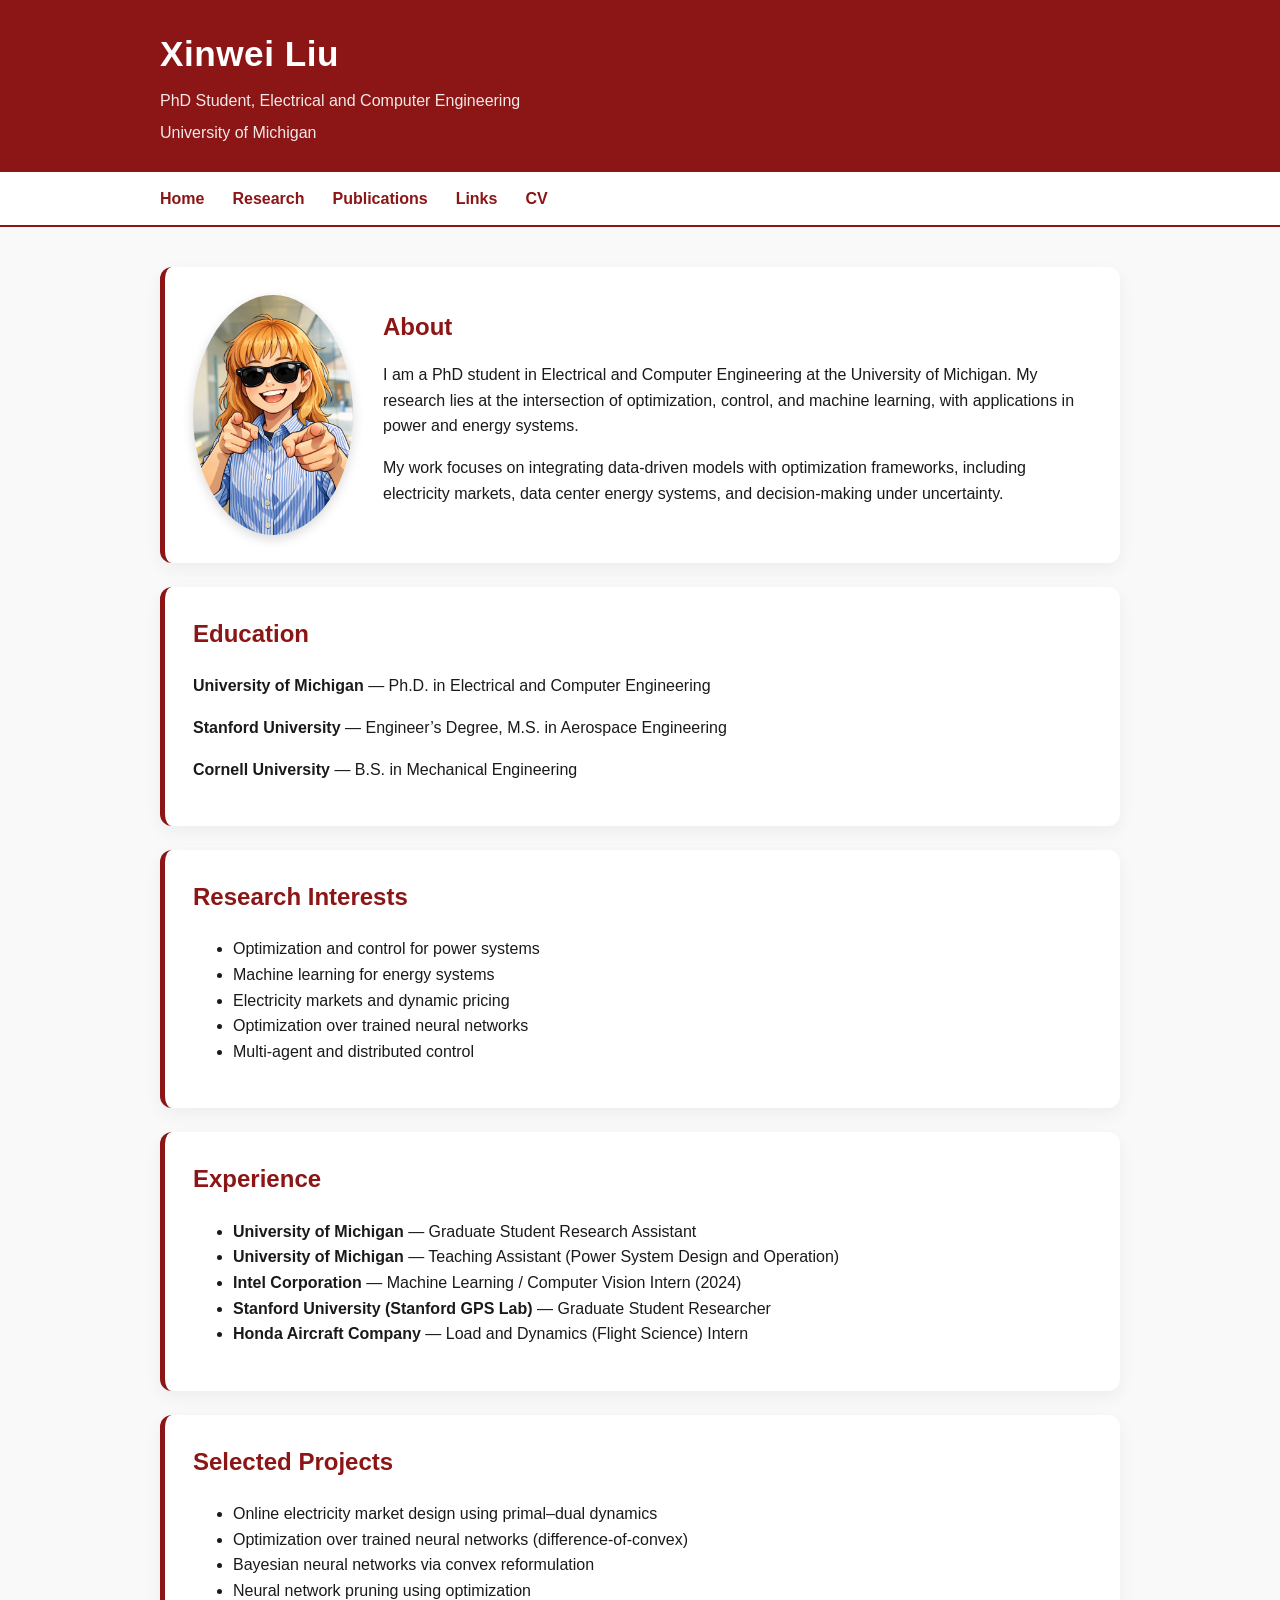
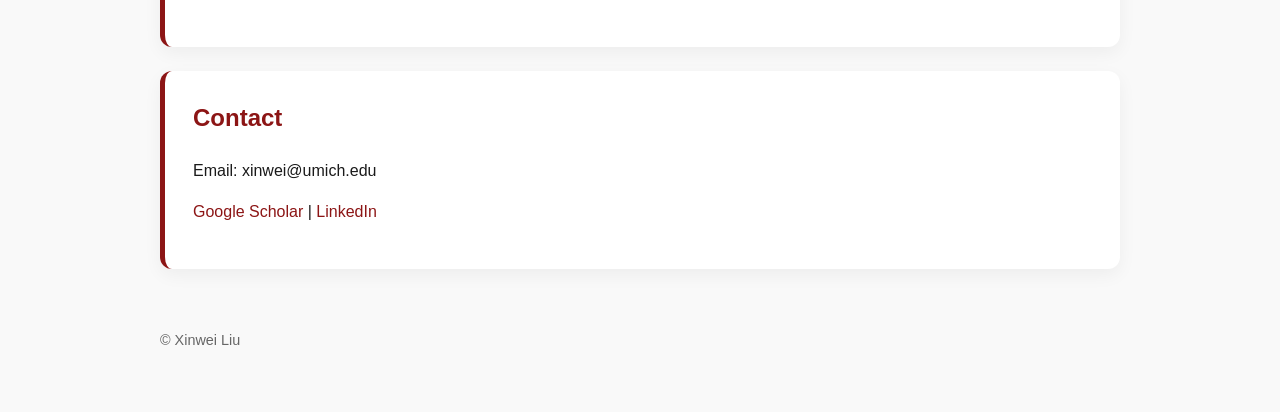
<file: index.html>
<!DOCTYPE html>
<html lang="en">
<head>
  <meta charset="UTF-8">
  <meta name="viewport" content="width=device-width, initial-scale=1.0">
  <title>Xinwei Liu</title>
  <link rel="stylesheet" href="style.css">
</head>
<body>

<header>
  <div class="header-inner">
    <h1 style="letter-spacing:0.5px;">Xinwei Liu</h1>
    <p>PhD Student, Electrical and Computer Engineering</p>
    <p>University of Michigan</p>
  </div>
</header>

<nav>
  <div class="nav">
    <a href="index.html">Home</a>
    <a href="research.html">Research</a>
    <a href="publications.html">Publications</a>
    <a href="links.html">Links</a>
    <a href="Resume.pdf" target="_blank">CV</a>
  </div>
</nav>

<main class="container">

  <section class="card">
    <div style="display:flex; align-items:center; gap:30px; flex-wrap:wrap;">

      <img src="profile.png"
           style="width:160px; border-radius:50%; flex-shrink:0; box-shadow: 0 4px 12px rgba(0,0,0,0.15);">

      <div style="flex:1;">
        <h2 style="margin-top:0; margin-bottom:10px;">About</h2>

        <p>
          I am a PhD student in Electrical and Computer Engineering at the University of Michigan.
          My research lies at the intersection of optimization, control, and machine learning,
          with applications in power and energy systems.
        </p>

        <p>
          My work focuses on integrating data-driven models with optimization frameworks,
          including electricity markets, data center energy systems, and decision-making
          under uncertainty.
        </p>
      </div>

    </div>
  </section>

  <section class="card">
    <h2>Education</h2>

    <p>
      <strong>University of Michigan</strong> — Ph.D. in Electrical and Computer Engineering
    </p>

    <p>
      <strong>Stanford University</strong> — Engineer’s Degree, M.S. in Aerospace Engineering
    </p>

    <p>
      <strong>Cornell University</strong> — B.S. in Mechanical Engineering
    </p>
  </section>

  <section class="card">
    <h2>Research Interests</h2>
    <ul>
      <li>Optimization and control for power systems</li>
      <li>Machine learning for energy systems</li>
      <li>Electricity markets and dynamic pricing</li>
      <li>Optimization over trained neural networks</li>
      <li>Multi-agent and distributed control</li>
    </ul>
  </section>

  <section class="card">
    <h2>Experience</h2>
    <ul>
      <li>
        <strong>University of Michigan</strong> — Graduate Student Research Assistant
      </li>
      <li>
        <strong>University of Michigan</strong> — Teaching Assistant (Power System Design and Operation)
      </li>
      <li>
        <strong>Intel Corporation</strong> — Machine Learning / Computer Vision Intern (2024)
      </li>
      <li>
        <strong>Stanford University (Stanford GPS Lab)</strong> — Graduate Student Researcher
      </li>
      <li>
        <strong>Honda Aircraft Company</strong> — Load and Dynamics (Flight Science) Intern
      </li>
    </ul>
  </section>

  <section class="card">
    <h2>Selected Projects</h2>
    <ul>
      <li>Online electricity market design using primal–dual dynamics</li>
      <li>Optimization over trained neural networks (difference-of-convex)</li>
      <li>Bayesian neural networks via convex reformulation</li>
      <li>Neural network pruning using optimization</li>
    </ul>
  </section>

  <section class="card">
    <h2>Contact</h2>
    <p>Email: xinwei@umich.edu</p>
    <p>
      <a href="https://scholar.google.com/citations?user=s6lpsX4AAAAJ&hl=en" target="_blank">Google Scholar</a> |
      <a href="https://www.linkedin.com/in/xinwei-liu-632373136/" target="_blank">LinkedIn</a>
    </p>
  </section>

</main>

<footer>
  © Xinwei Liu
</footer>

</body>
</html>
</file>
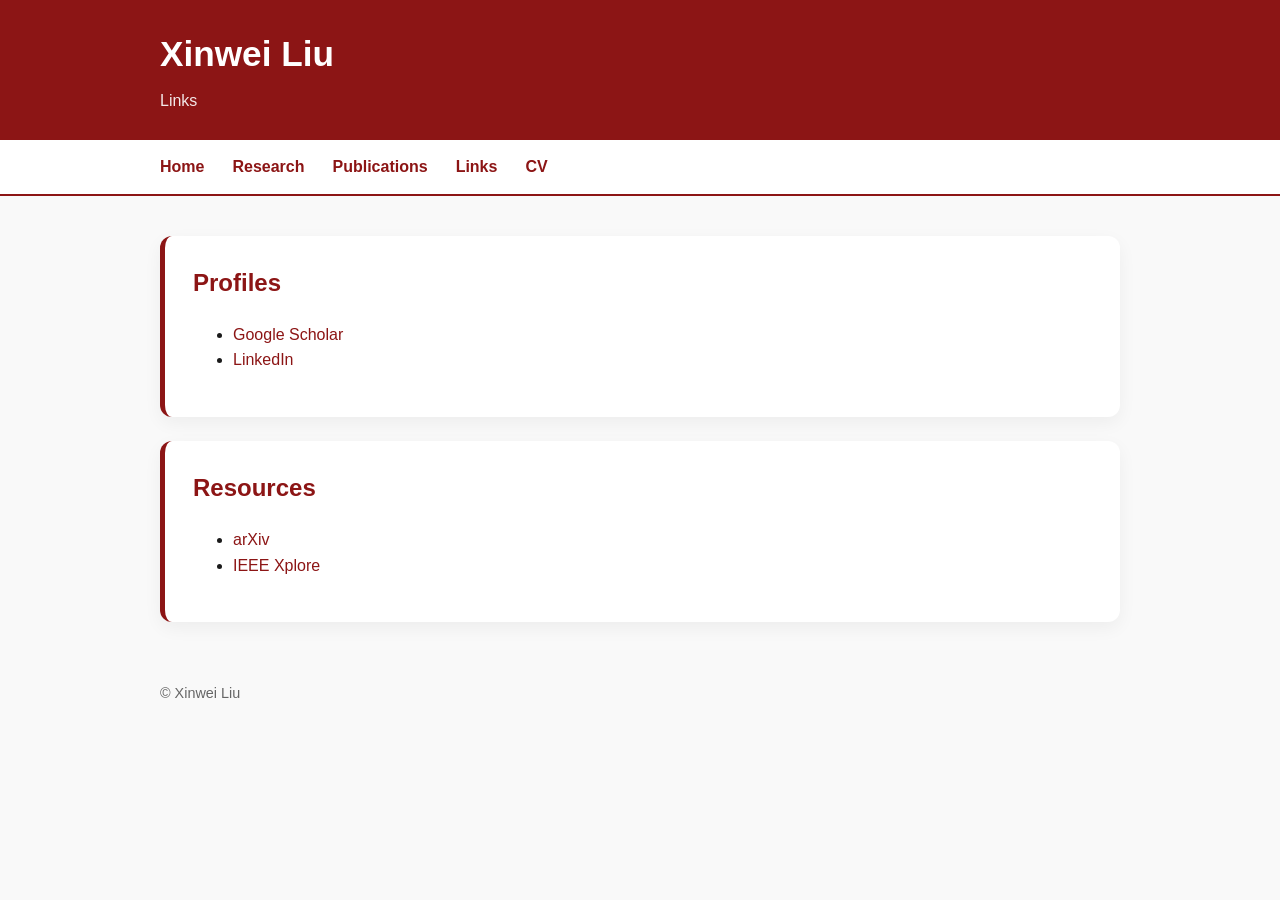
<file: links.html>
<!DOCTYPE html>
<html>
<head>
<meta charset="UTF-8">
<title>Links</title>
<link rel="stylesheet" href="style.css">
</head>
<body>

<header>
<div class="header-inner">
<h1>Xinwei Liu</h1>
<p>Links</p>
</div>
</header>

<nav>
<div class="nav">
<a href="index.html">Home</a>
<a href="research.html">Research</a>
<a href="publications.html">Publications</a>
<a href="links.html">Links</a>
<a href="Resume.pdf">CV</a>
</div>
</nav>

<main class="container">

<section class="card">
<h2>Profiles</h2>
<ul>
<li><a href="https://scholar.google.com/citations?user=s6lpsX4AAAAJ&hl=en" target="_blank">Google Scholar</a></li>
<li><a href="https://www.linkedin.com/in/xinwei-liu-632373136/" target="_blank">LinkedIn</a></li>
</ul>
</section>

<section class="card">
<h2>Resources</h2>
<ul>
<li><a href="https://arxiv.org" target="_blank">arXiv</a></li>
<li><a href="https://ieeexplore.ieee.org" target="_blank">IEEE Xplore</a></li>
</ul>
</section>

</main>

<footer>© Xinwei Liu</footer>

</body>
</html>
</file>
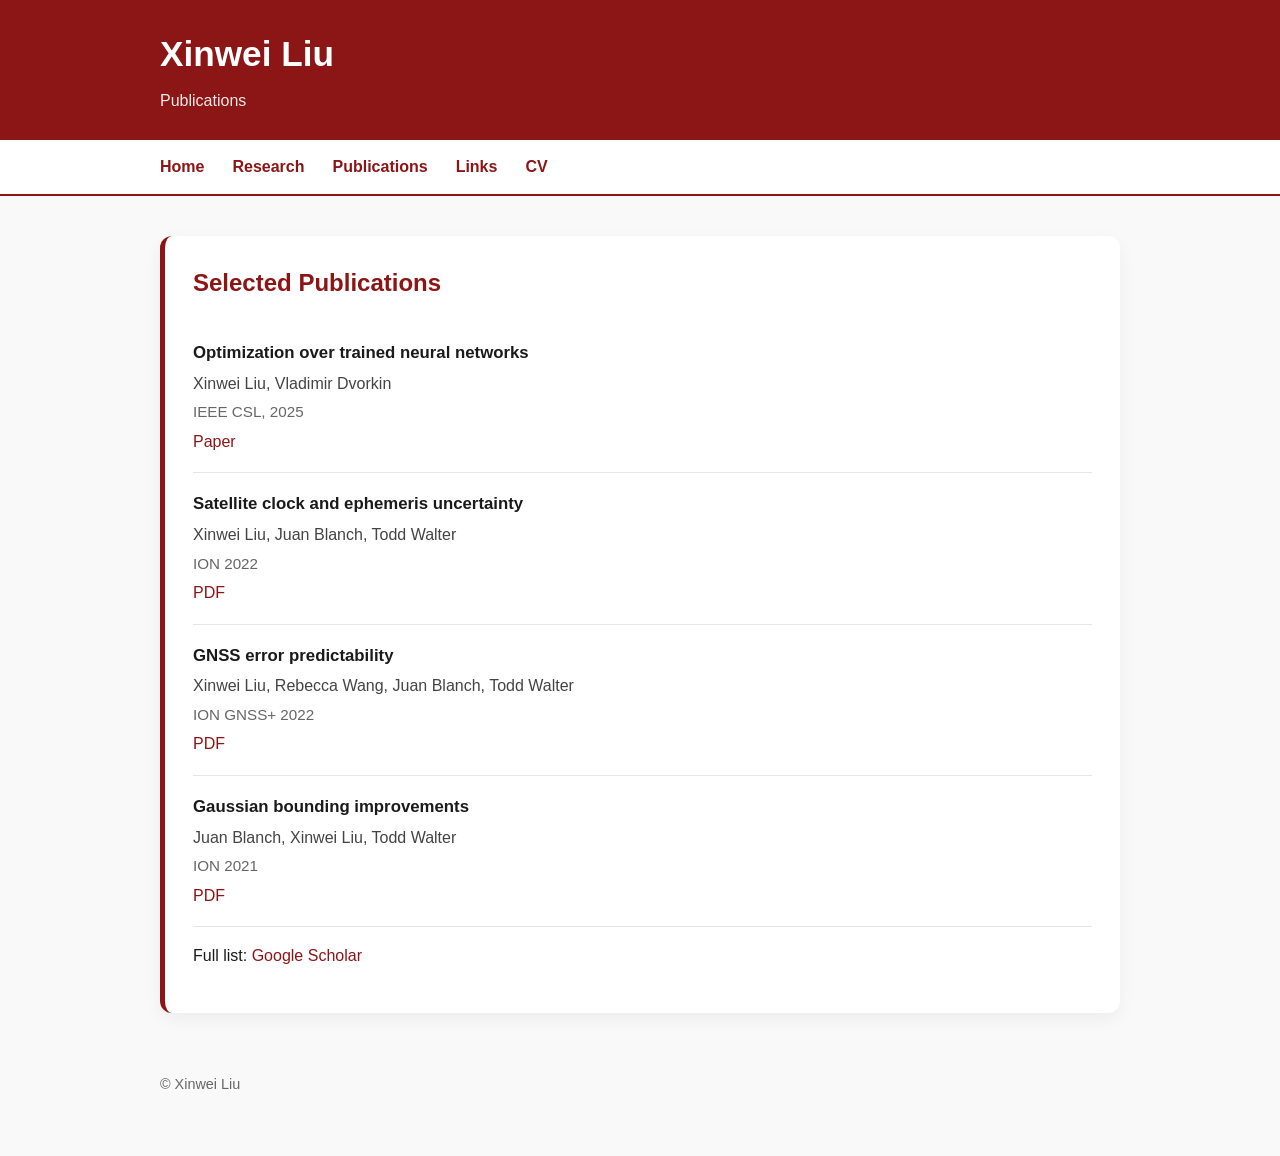
<file: publications.html>
<!DOCTYPE html>
<html lang="en">
<head>
<meta charset="UTF-8">
<title>Publications</title>
<link rel="stylesheet" href="style.css">
</head>
<body>

<header>
<div class="header-inner">
<h1>Xinwei Liu</h1>
<p>Publications</p>
</div>
</header>

<nav>
<div class="nav">
<a href="index.html">Home</a>
<a href="research.html">Research</a>
<a href="publications.html">Publications</a>
<a href="links.html">Links</a>
<a href="Resume.pdf">CV</a>
</div>
</nav>

<main class="container">

<section class="card">
<h2>Selected Publications</h2>

<div class="publication-item">
<div class="publication-title">Optimization over trained neural networks</div>
<div class="publication-authors">Xinwei Liu, Vladimir Dvorkin</div>
<div class="publication-meta">IEEE CSL, 2025</div>
<div class="publication-link">
<a href="https://ieeexplore.ieee.org/abstract/document/11028923" target="_blank">Paper</a>
</div>
</div>

<div class="publication-item">
<div class="publication-title">Satellite clock and ephemeris uncertainty</div>
<div class="publication-authors">Xinwei Liu, Juan Blanch, Todd Walter</div>
<div class="publication-meta">ION 2022</div>
<div class="publication-link">
<a href="https://web.stanford.edu/group/scpnt/gpslab/pubs/papers/Liu_IONITM_2022_ErrorBound.pdf" target="_blank">PDF</a>
</div>
</div>

<div class="publication-item">
<div class="publication-title">GNSS error predictability</div>
<div class="publication-authors">Xinwei Liu, Rebecca Wang, Juan Blanch, Todd Walter</div>
<div class="publication-meta">ION GNSS+ 2022</div>
<div class="publication-link">
<a href="https://web.stanford.edu/group/scpnt/gpslab/pubs/papers/Liu_ION_GNSS_2022_error_bound.pdf" target="_blank">PDF</a>
</div>
</div>

<div class="publication-item">
<div class="publication-title">Gaussian bounding improvements</div>
<div class="publication-authors">Juan Blanch, Xinwei Liu, Todd Walter</div>
<div class="publication-meta">ION 2021</div>
<div class="publication-link">
<a href="http://web.stanford.edu/group/scpnt/gpslab/pubs/papers/blanch_ION_ITM2021_paper" target="_blank">PDF</a>
</div>
</div>

<p>
Full list:
<a href="https://scholar.google.com/citations?user=s6lpsX4AAAAJ&hl=en" target="_blank">Google Scholar</a>
</p>

</section>

</main>

<footer>© Xinwei Liu</footer>

</body>
</html>
</file>
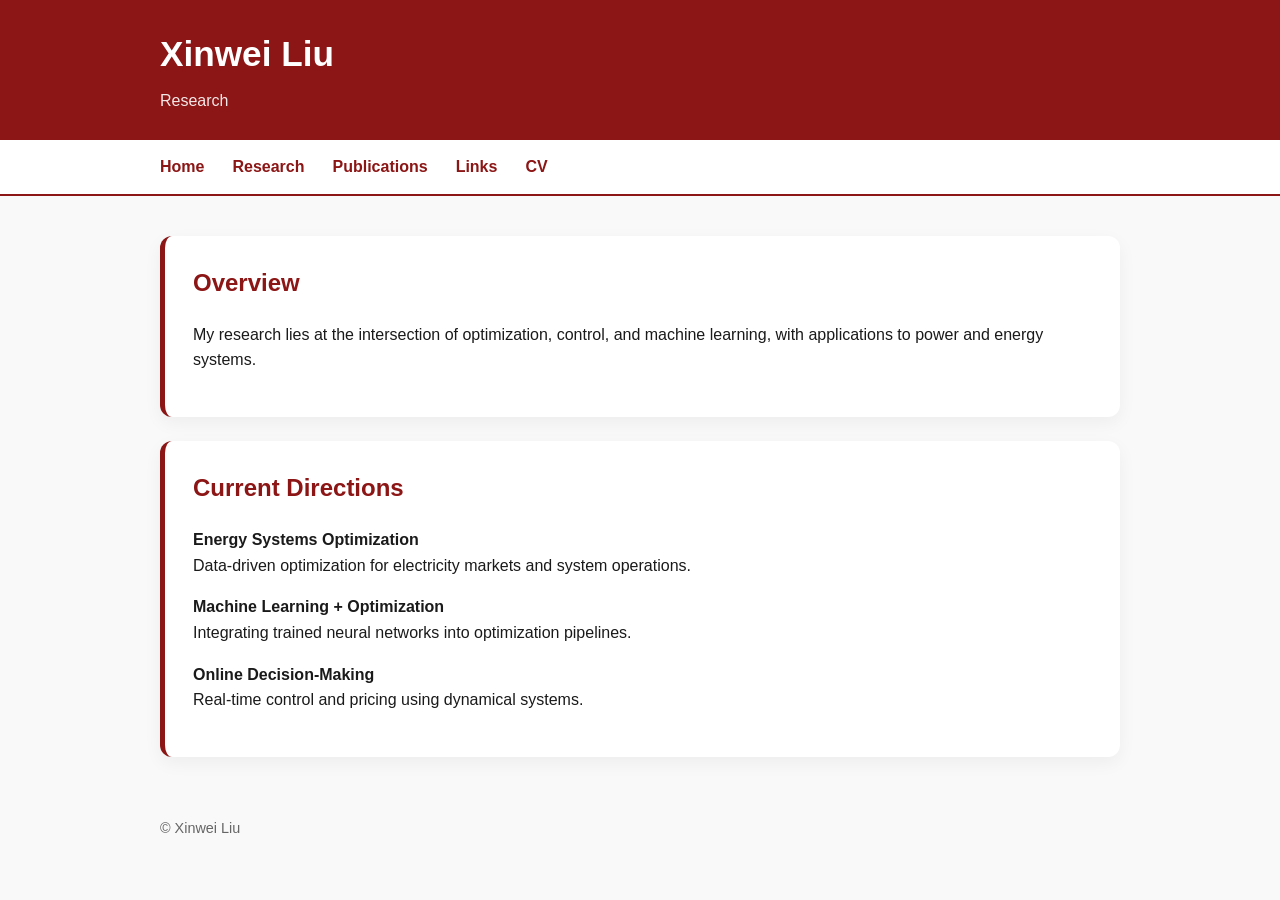
<file: research.html>
<!DOCTYPE html>
<html lang="en">
<head>
  <meta charset="UTF-8">
  <title>Research</title>
  <link rel="stylesheet" href="style.css">
</head>
<body>

<header>
<div class="header-inner">
<h1>Xinwei Liu</h1>
<p>Research</p>
</div>
</header>

<nav>
<div class="nav">
<a href="index.html">Home</a>
<a href="research.html">Research</a>
<a href="publications.html">Publications</a>
<a href="links.html">Links</a>
<a href="Resume.pdf">CV</a>
</div>
</nav>

<main class="container">

<section class="card">
<h2>Overview</h2>
<p>
My research lies at the intersection of optimization, control, and machine learning,
with applications to power and energy systems.
</p>
</section>

<section class="card">
<h2>Current Directions</h2>

<p><strong>Energy Systems Optimization</strong><br>
Data-driven optimization for electricity markets and system operations.</p>

<p><strong>Machine Learning + Optimization</strong><br>
Integrating trained neural networks into optimization pipelines.</p>

<p><strong>Online Decision-Making</strong><br>
Real-time control and pricing using dynamical systems.</p>

</section>

</main>

<footer>© Xinwei Liu</footer>

</body>
</html>
</file>
<file: style.css>
body {
  font-family: -apple-system, BlinkMacSystemFont, "Segoe UI", Roboto, Arial, sans-serif;
  margin: 0;
  background: #f9f9f9;
  color: #1a1a1a;
  line-height: 1.6;
}

/* HEADER */
header {
  background: #8C1515;
  color: white;
  padding: 26px 0;
}

.header-inner {
  max-width: 960px;
  margin: 0 auto;
  padding: 0 24px;
}

header h1 {
  margin: 0;
  font-size: 2.2rem;
}

header p {
  margin: 6px 0 0 0;
  opacity: 0.9;
}

/* NAV */
nav {
  background: white;
  border-bottom: 2px solid #8C1515;
}

.nav {
  max-width: 960px;
  margin: 0 auto;
  display: flex;
  gap: 28px;
  padding: 14px 24px;
}

.nav a {
  text-decoration: none;
  color: #8C1515;
  font-weight: 600;
}

.nav a:hover {
  color: #B83A3A;
}

/* MAIN */
.container {
  max-width: 960px;
  margin: 40px auto;
  padding: 0 24px;
}

/* CARDS */
.card {
  background: white;
  border-radius: 12px;
  padding: 28px;
  margin-bottom: 24px;
  border-left: 5px solid #8C1515;
  box-shadow: 0 6px 18px rgba(0,0,0,0.05);
}

h2 {
  margin-top: 0;
  color: #8C1515;
}

/* LINKS */
a {
  color: #8C1515;
  text-decoration: none;
}

a:hover {
  text-decoration: underline;
}

/* PUBLICATIONS */
.publication-item {
  padding: 18px 0;
  border-bottom: 1px solid #e5e5e5;
}

.publication-item:last-child {
  border-bottom: none;
}

.publication-title {
  font-weight: 700;
  font-size: 1.05rem;
}

.publication-authors {
  color: #444;
  margin: 4px 0;
}

.publication-meta {
  color: #666;
  font-size: 0.95rem;
}

.publication-link {
  margin-top: 4px;
}

/* FIGURE */
figure {
  text-align: center;
}

figcaption {
  font-size: 0.9rem;
  color: #555;
  margin-top: 8px;
}

/* FOOTER */
footer {
  max-width: 960px;
  margin: 40px auto;
  padding: 20px;
  color: #666;
  font-size: 0.9rem;
}
</file>
